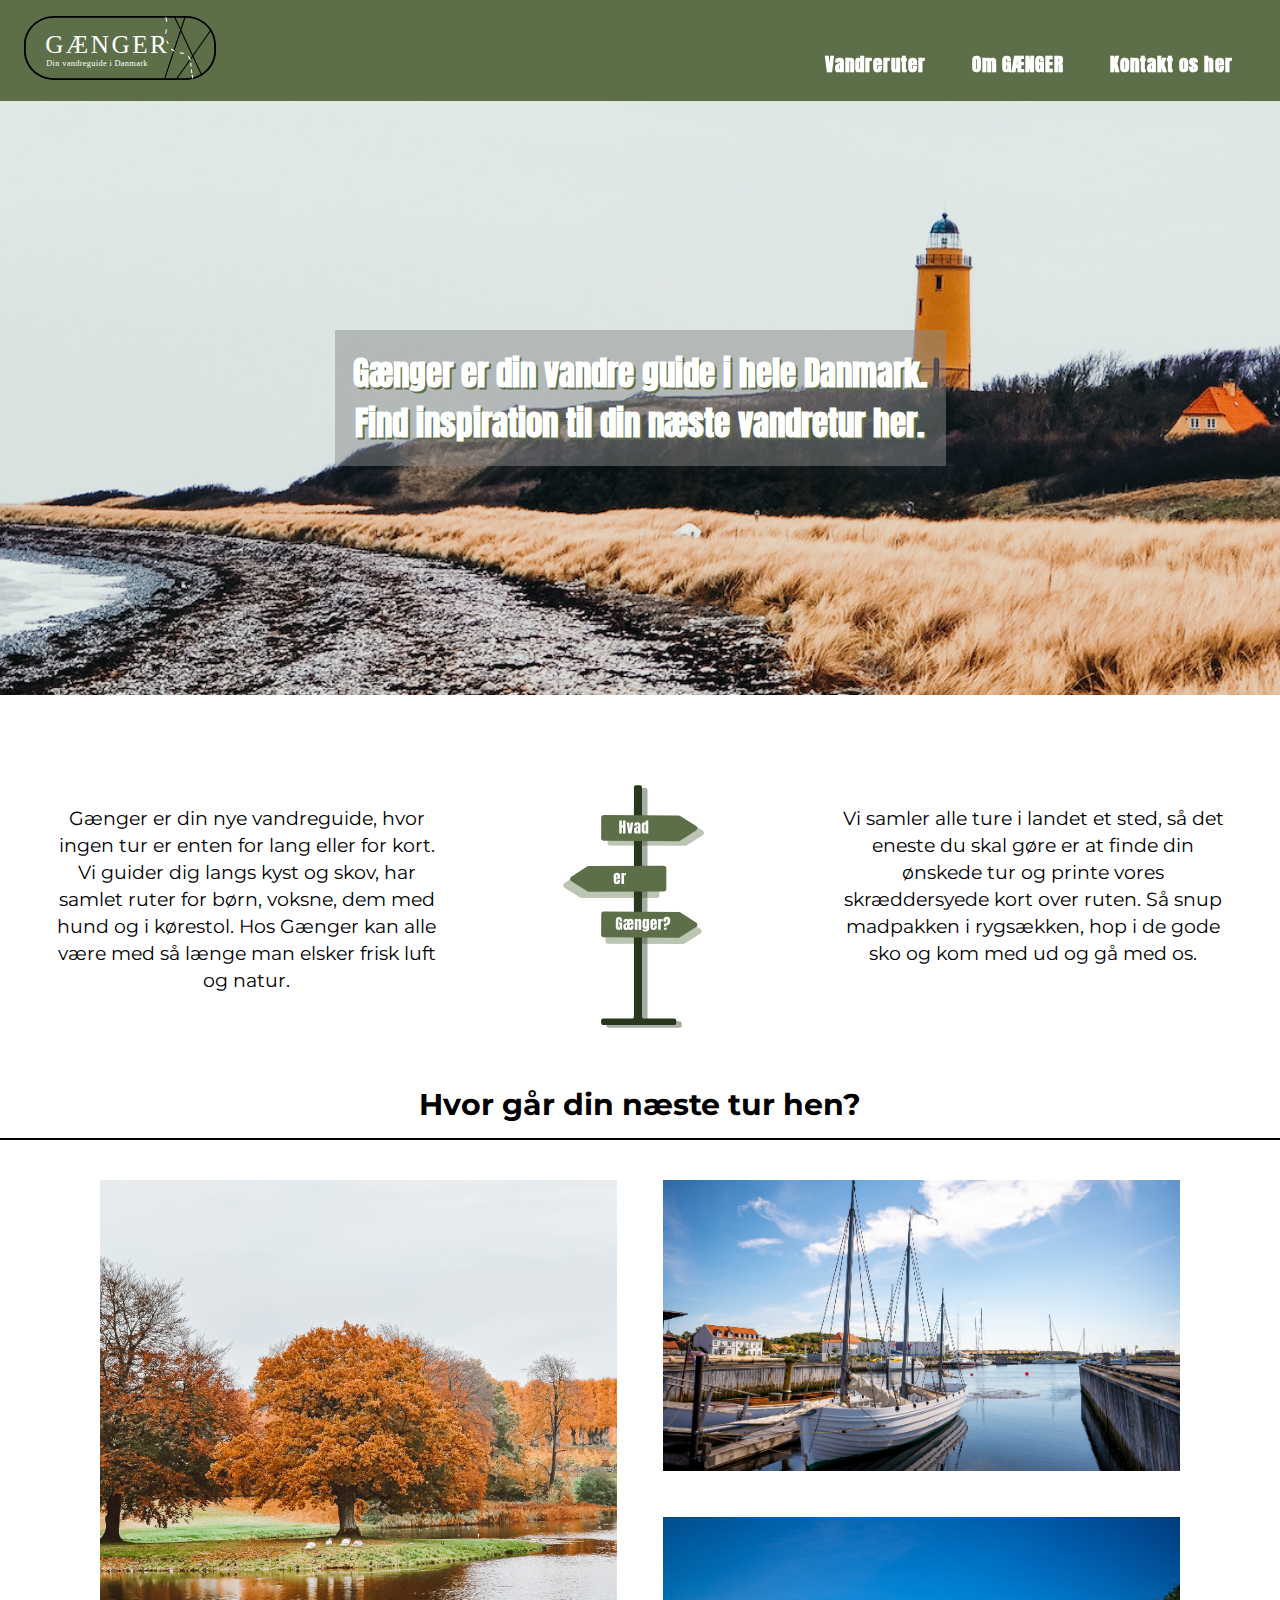
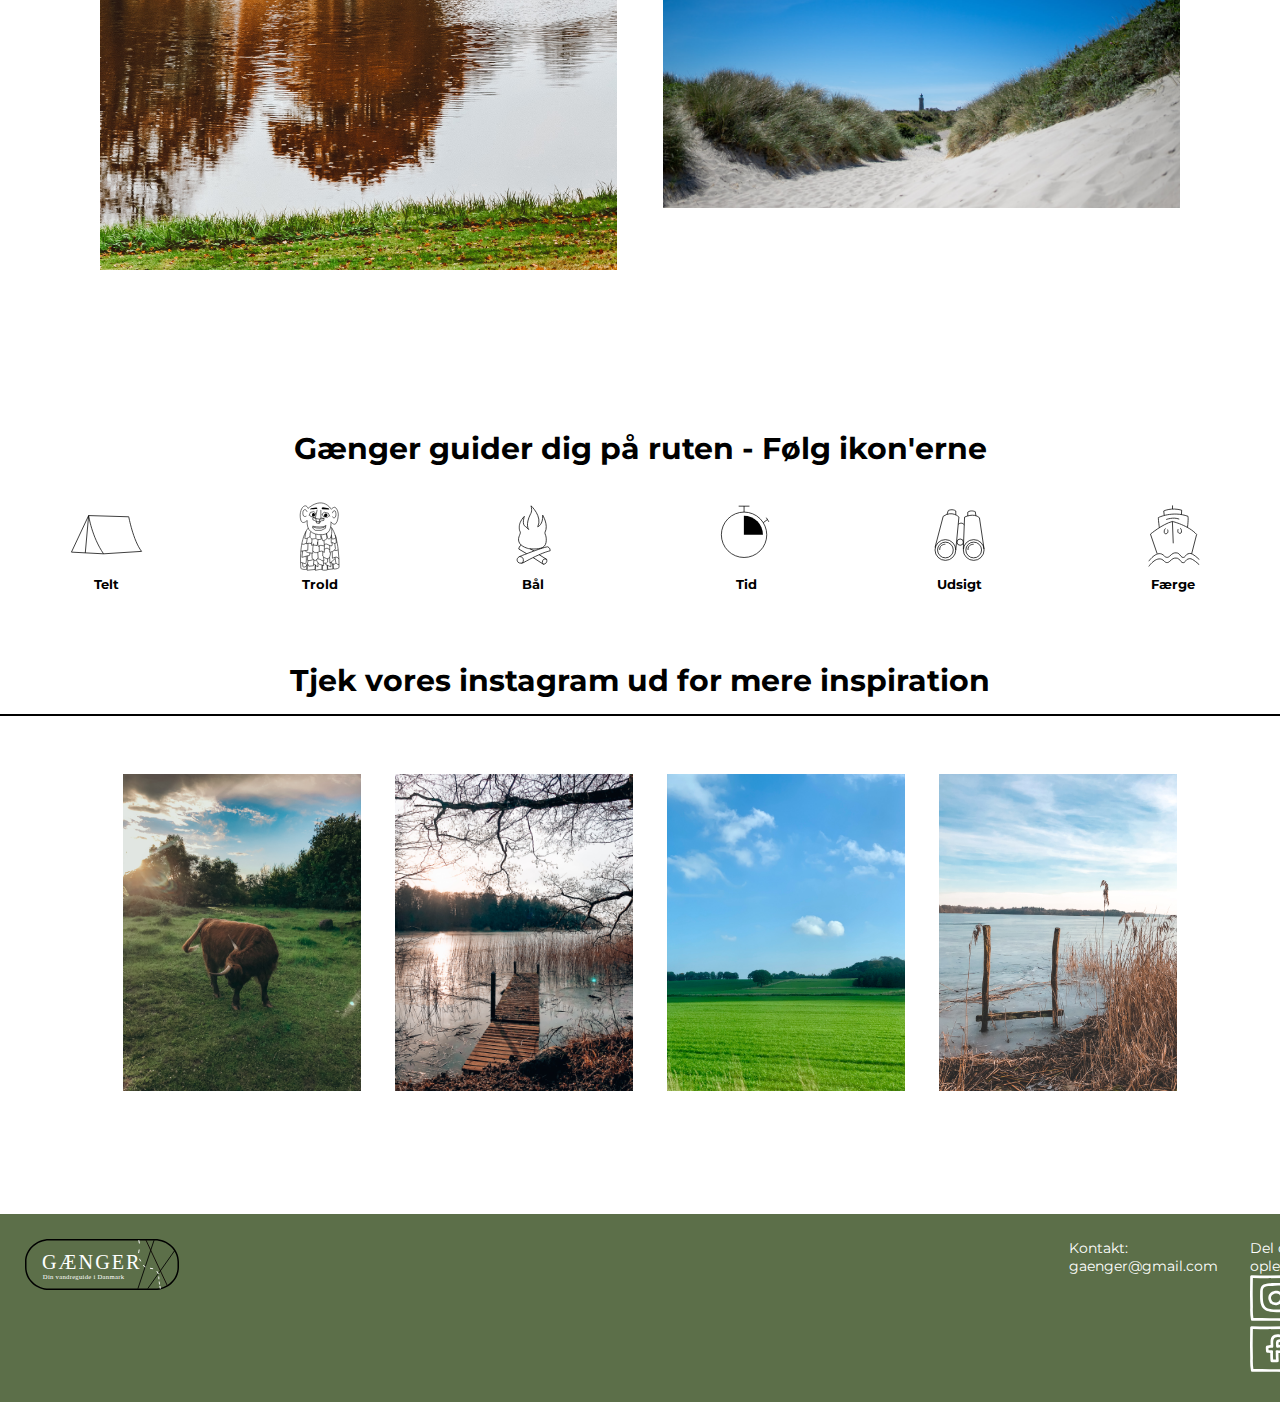
<file: index.html>
<!DOCTYPE html>
<html lang="DA">
  <head>
    <meta charset="UTF-8" />
    <meta http-equiv="X-UA-Compatible" content="IE=edge" />
    <meta name="viewport" content="width=device-width, initial-scale=1.0" />
    <link rel="stylesheet" href="style_index.css" />
    <link rel="stylesheet" href="mutual_index.css" />

    <!-- google font -->
    <link rel="preconnect" href="https://fonts.googleapis.com" />
    <link rel="preconnect" href="https://fonts.gstatic.com" crossorigin />
    <link
      href="https://fonts.googleapis.com/css2?family=Anton&display=swap"
      rel="stylesheet"
    />
    <link rel="preconnect" href="https://fonts.googleapis.com" />
    <link rel="preconnect" href="https://fonts.gstatic.com" crossorigin />
    <link
      href="https://fonts.googleapis.com/css2?family=Montserrat:wght@100&display=swap"
      rel="stylesheet"
    />

    <title>GÆNGER</title>
  </head>
  <body>
    <header>
      <div id="header" style="display: flex">
        <a href="index.html">
          <img src="svg/logo_hvidstreg.svg" alt="logo" />
        </a>
        <!--BurgerMenu-->
        <nav class="navbar">
          <div class="burgerButton">
            <div class="streg1"></div>
            <div class="streg2"></div>
            <div class="streg3"></div>
          </div>
          <div class="navbarLinks">
            <ul id="menu">
              <li>
                <a href="ruter.html">Vandreruter</a>
              </li>
              <li>
                <a href="om_os.html">Om GÆNGER</a>
              </li>
              <li>
                <a href="kontakt.html">Kontakt os her</a>
              </li>
            </ul>
          </div>
        </nav>
      </div>
    </header>

    <main>
      <section id="splash">
        <h1 class="forside_splash_tekst">
          Gænger er din vandre guide i hele Danmark. <br />

          Find inspiration til din næste vandretur her.
        </h1>
      </section>
      <section id="tekst_indhold">
        <p class="tp1">
          Gænger er din nye vandreguide, hvor ingen tur er enten for lang eller
          for kort. Vi guider dig langs kyst og skov, har samlet ruter for børn,
          voksne, dem med hund og i kørestol. Hos Gænger kan alle være med så
          længe man elsker frisk luft og natur.
        </p>
        <img src="svg/Skilt_index.svg" alt="skilt" />
        <p class="tp2">
          Vi samler alle ture i landet et sted, så det eneste du skal gøre er at
          finde din ønskede tur og printe vores skræddersyede kort over ruten.
          Så snup madpakken i rygsækken, hop i de gode sko og kom med ud og gå
          med os.
        </p>
      </section>
      <section id="galleri_indhold">
        <h2 class="overskrift">Hvor går din næste tur hen?</h2>
        <section class="wrapper">
          <img src="img/Sø.jpg" alt="" class="so" />
          <img src="img/index.jpeg" alt="" />
          <img src="img/index2.jpeg" alt="" />
        </section>
      </section>

      <section id="ikoner_indhold">
        <h2 class="overskrift_ikon">
          Gænger guider dig på ruten - Følg ikon'erne
        </h2>
        <div class="ikoner_wrapper">
          <div>
            <img src="svg/telt.svg" alt="" />
            <h5>Telt</h5>
          </div>
          <div>
            <img src="svg/trold.svg" alt="" />
            <h5>Trold</h5>
          </div>
          <div>
            <img src="svg/baal.svg" alt="" />
            <h5>Bål</h5>
          </div>
          <div>
            <img src="svg/urhalv.svg" alt="" />
            <h5>Tid</h5>
          </div>
          <div>
            <img src="svg/kikkert.svg" alt="" />
            <h5>Udsigt</h5>
          </div>
          <div>
            <img src="svg/skib.svg" alt="" />
            <h5>Færge</h5>
          </div>
        </div>
      </section>

      <section id="insta_indhold">
        <h2 class="overskrift2">
          Tjek vores instagram ud for mere inspiration
        </h2>
        <div class="insta_wrapper">
          <div class="img1">
            <img src="img/ko.jpg" alt="" />
          </div>
          <div class="img2">
            <img src="img/bro.jpg" alt="" />
          </div>
          <div class="img3">
            <img src="img/sjælland8.jpg" alt="" />
          </div>
          <div class="img4">
            <img src="img/stie.jpg" alt="" />
          </div>
        </div>
      </section>
    </main>
    <footer>
      <div id="footer" style="display: flex">
        <a href="index.html">
          <img src="svg/logo_hvidstreg.svg" alt="logo"
        /></a>
        <p class="p1">Kontakt: <br />gaenger@gmail.com</p>
        <div class="social">
          <p>
            Del din oplevelse: <br /><a href=""
              ><img src="svg/Instagram.svg" alt="insta"
            /></a>
            <a href=""><img src="svg/Facebook.svg" alt="face" /></a>
          </p>
        </div>
      </div>
    </footer>
    <script src="script.js"></script>
  </body>
</html>
</file>
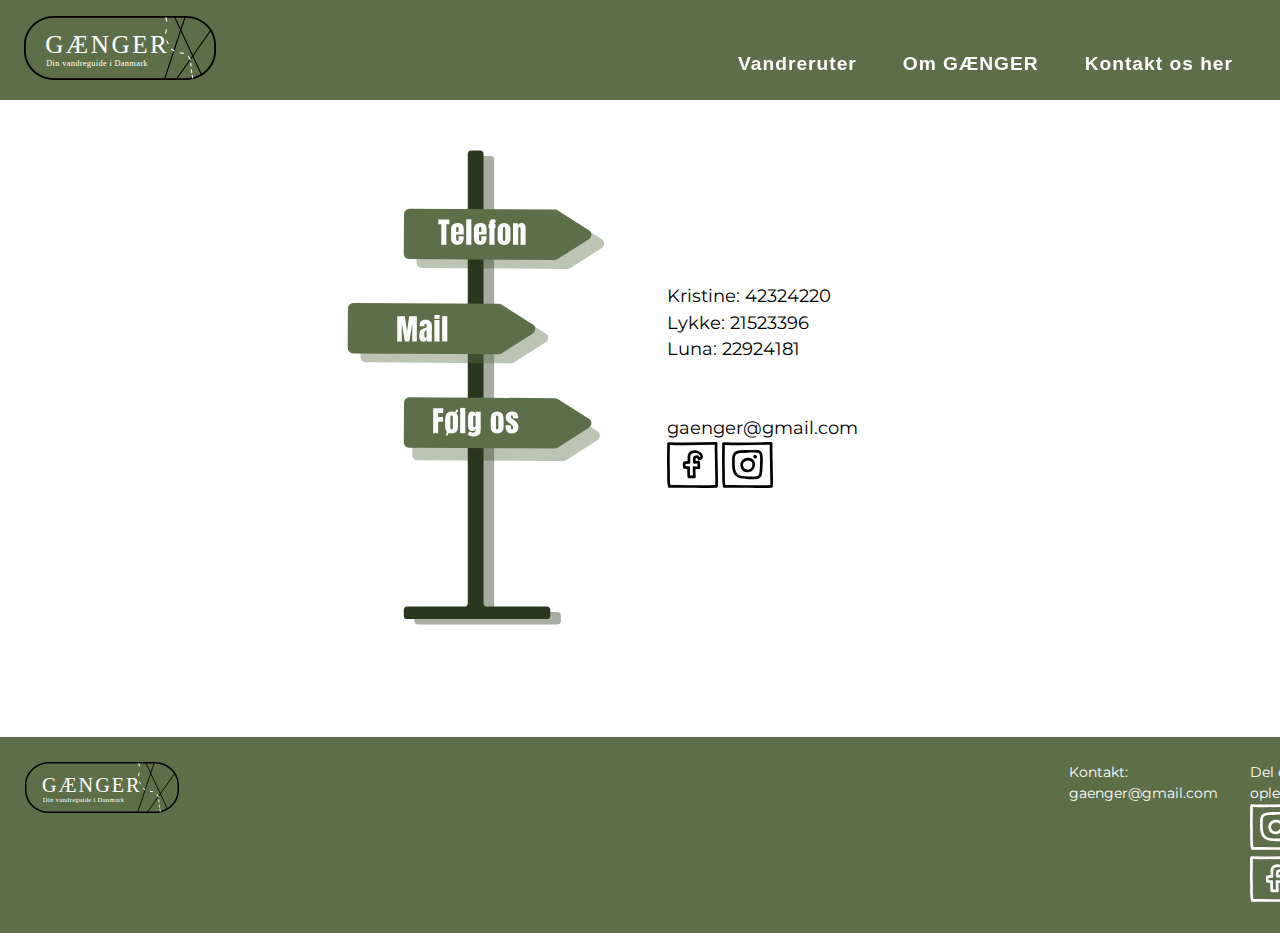
<file: kontakt.html>
<!DOCTYPE html>
<html lang="DA">
  <head>
    <meta charset="UTF-8" />
    <meta http-equiv="X-UA-Compatible" content="IE=edge" />
    <meta name="viewport" content="width=device-width, initial-scale=1.0" />
    <link rel="stylesheet" href="mutual_index.css" />
    <link rel="stylesheet" href="style_kontakt.css" />

    <!-- google font -->
    <link rel="preconnect" href="https://fonts.googleapis.com" />
    <link rel="preconnect" href="https://fonts.gstatic.com" crossorigin />
    <link
      href="https://fonts.googleapis.com/css2?family=Montserrat:wght@100&display=swap"
      rel="stylesheet"
    />
    <title>GÆNGER</title>
  </head>
  <body>
    <!-- Menu med logo -->
    <header>
      <div id="header" style="display: flex">
        <a href="index.html">
          <img src="svg/logo_hvidstreg.svg" alt="logo" />
        </a>
        <!--BurgerMenu-->
        <nav class="navbar">
          <div class="burgerButton">
            <div class="streg1"></div>
            <div class="streg2"></div>
            <div class="streg3"></div>
          </div>
          <div class="navbarLinks">
            <ul id="menu">
              <li>
                <a href="ruter.html">Vandreruter</a>
              </li>
              <li>
                <a href="om_os.html">Om GÆNGER</a>
              </li>
              <li>
                <a href="kontakt.html">Kontakt os her</a>
              </li>
            </ul>
          </div>
        </nav>
      </div>
    </header>

    <main>
      <section id="section_kontakt">
        <img class="skilt" src="svg/skilt_kontakt.svg" alt="skilt" />

        <section class="tekst_social">
          <p>
            Kristine: 42324220 <br />
            Lykke: 21523396<br />
            Luna: 22924181 <br />
            <br />
            <br />
            gaenger@gmail.com
          </p>
          <div class="social">
            <img src="svg/fb_sort.svg" alt="fb" />
            <img src="svg/insta_sort.svg" alt="insta" />
          </div>
        </section>
      </section>
    </main>
    <footer>
      <div id="footer" style="display: flex">
        <a href="index.html">
          <img src="svg/logo_hvidstreg.svg" alt="logo"
        /></a>
        <p class="p1">Kontakt: <br />gaenger@gmail.com</p>
        <div class="social">
          <p>
            Del din oplevelse: <br /><a href=""
              ><img src="svg/Instagram.svg" alt="insta"
            /></a>
            <a href=""><img src="svg/Facebook.svg" alt="face" /></a>
          </p>
        </div>
      </div>
    </footer>
    <script src="script.js"></script>
  </body>
</html>
</file>
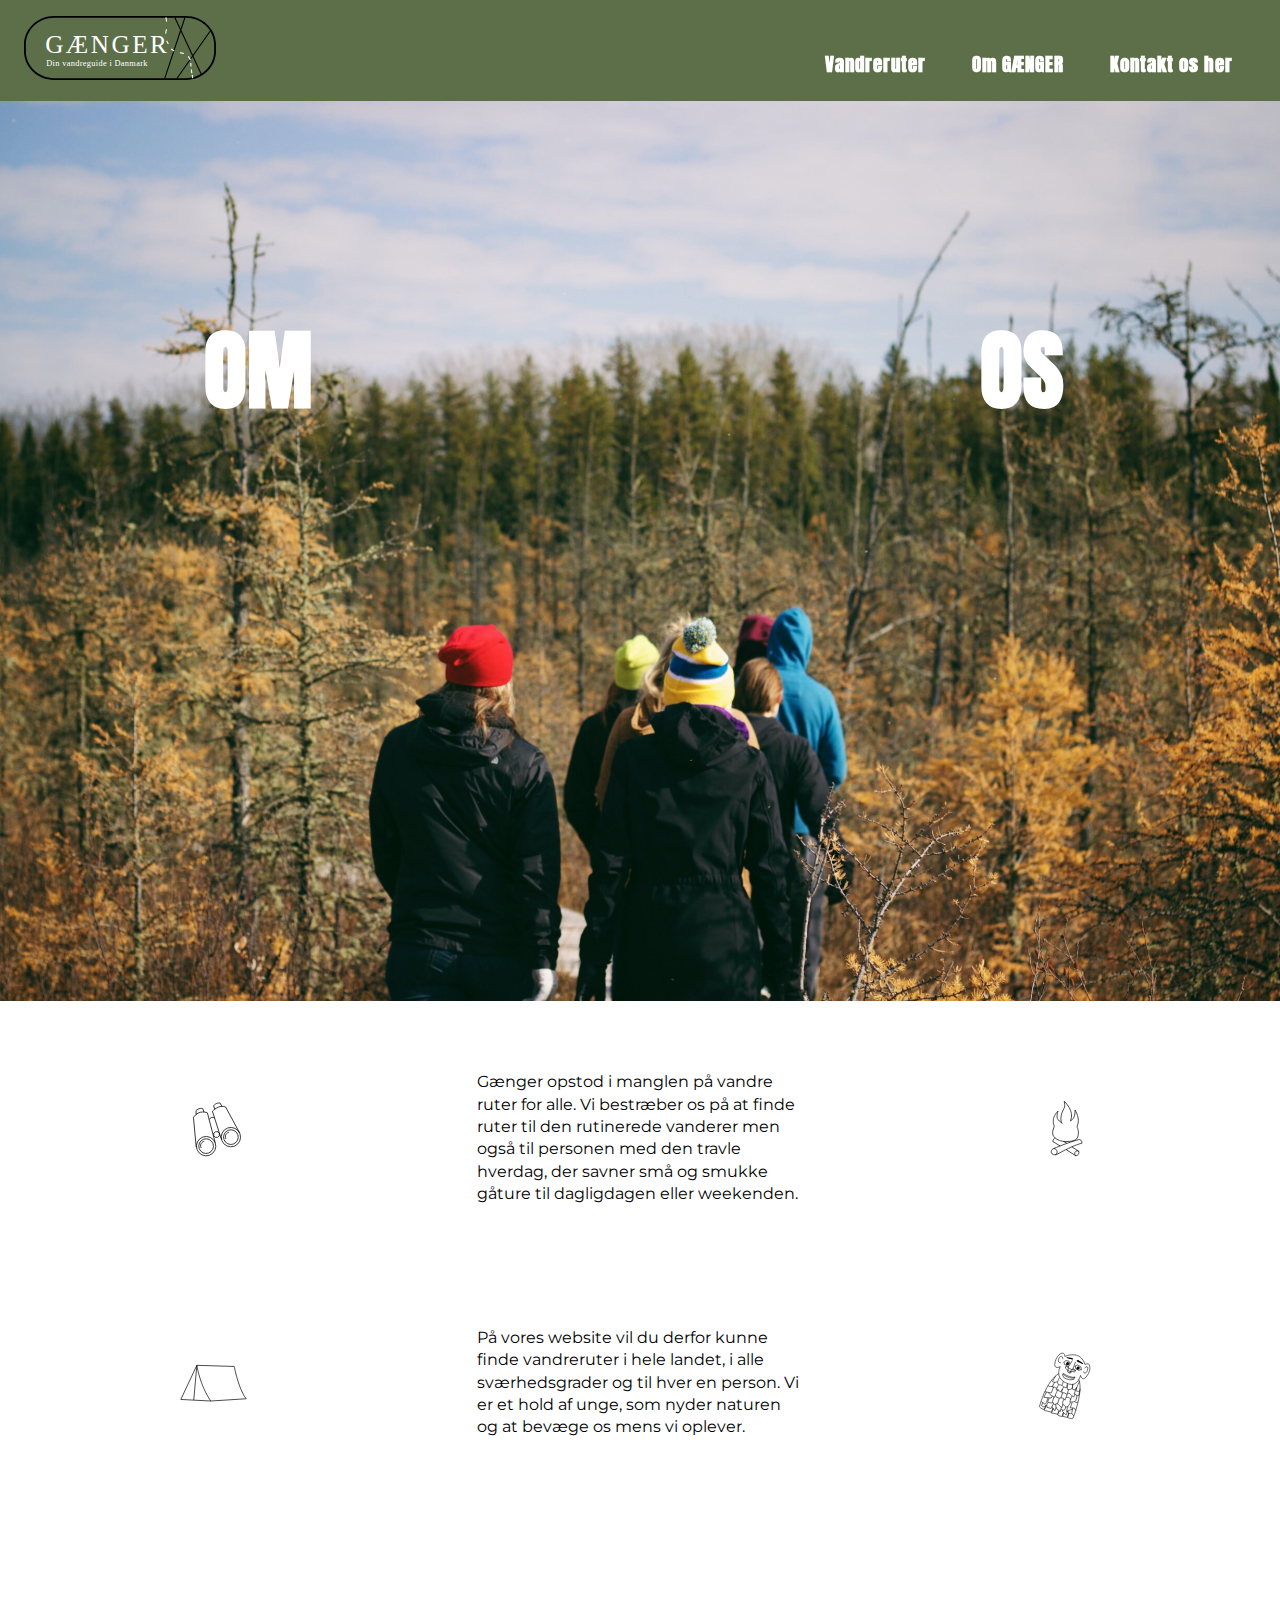
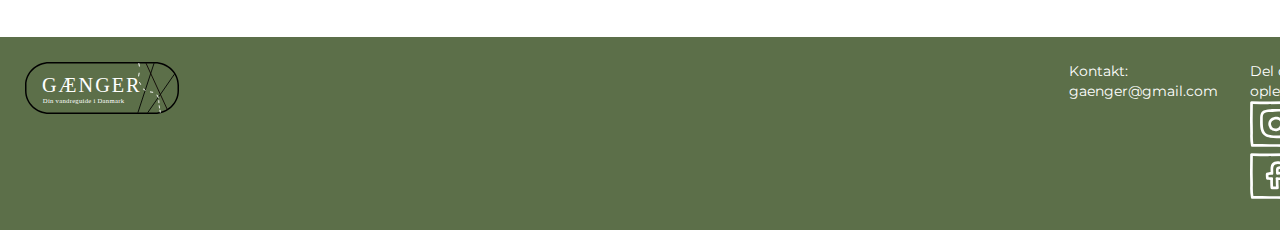
<file: om_os.html>
<!DOCTYPE html>
<html lang="DA">
  <head>
    <meta charset="UTF-8" />
    <meta http-equiv="X-UA-Compatible" content="IE=edge" />
    <meta name="viewport" content="width=device-width, initial-scale=1.0" />
    <link rel="stylesheet" href="style_omos.css" />
    <link rel="stylesheet" href="mutual_index.css" />

    <!-- google font -->
    <link rel="preconnect" href="https://fonts.googleapis.com" />
    <link rel="preconnect" href="https://fonts.gstatic.com" crossorigin />
    <link
      href="https://fonts.googleapis.com/css2?family=Anton&display=swap"
      rel="stylesheet"
    />
    <link rel="preconnect" href="https://fonts.googleapis.com" />
    <link rel="preconnect" href="https://fonts.gstatic.com" crossorigin />
    <link
      href="https://fonts.googleapis.com/css2?family=Montserrat:wght@100&display=swap"
      rel="stylesheet"
    />
    <title>GÆNGER</title>
  </head>
  <body>
    <!-- Menu med logo -->
    <header class="menubar">
      <div id="header" style="display: flex">
        <a href="index.html">
          <img src="svg/logo_hvidstreg.svg" alt="logo" />
        </a>
        <!--BurgerMenu-->
        <nav class="navbar">
          <div class="burgerButton">
            <div class="streg1"></div>
            <div class="streg2"></div>
            <div class="streg3"></div>
          </div>
          <div class="navbarLinks">
            <ul id="menu">
              <li>
                <a href="ruter.html">Vandreruter</a>
              </li>
              <li>
                <a href="om_os.html">Om GÆNGER</a>
              </li>
              <li>
                <a href="kontakt.html">Kontakt os her</a>
              </li>
            </ul>
          </div>
        </nav>
      </div>
    </header>

    <main>
      <section id="section_om_os">
        <!-- splashbillede med tekst -->
        <section class="splashTekst">
          <div class="splash"></div>
          <h2 class="tekst_om">OM</h2>
          <h2 class="tekst_os">OS</h2>
        </section>

        <article class="indhold_ikon">
          <p class="indhold_1">
            Gænger opstod i manglen på vandre ruter for alle. Vi bestræber os på
            at finde ruter til den rutinerede vanderer men også til personen med
            den travle hverdag, der savner små og smukke gåture til dagligdagen
            eller weekenden.
          </p>
          <p class="indhold_2">
            På vores website vil du derfor kunne finde vandreruter i hele
            landet, i alle sværhedsgrader og til hver en person. Vi er et hold
            af unge, som nyder naturen og at bevæge os mens vi oplever.
          </p>
          <img class="ikon_kikkert" src="svg/kikkert.svg" alt="" />
          <img class="ikon_bål" src="svg/baal.svg" alt="" />
          <img class="ikon_telt" src="svg/telt.svg" alt="" />
          <img class="ikon_trold" src="svg/trold.svg" alt="" />
        </article>
      </section>
    </main>
    <footer>
      <div id="footer" style="display: flex">
        <a href="index.html">
          <img src="svg/logo_hvidstreg.svg" alt="logo"
        /></a>
        <p class="p1">Kontakt: <br />gaenger@gmail.com</p>
        <div class="social">
          <p>
            Del din oplevelse: <br /><a href=""
              ><img src="svg/Instagram.svg" alt="insta"
            /></a>
            <a href=""><img src="svg/Facebook.svg" alt="face" /></a>
          </p>
        </div>
      </div>
    </footer>
    <script src="script.js"></script>
  </body>
</html>
</file>
<file: style_index.css>
/**SPLASHBILLEDE**/
#splash {
  grid-column: 1/4;
  width: 100%;
  height: 36vh;
  background-size: cover;
  background-position: 70%;
  display: grid;
  place-content: space-around;
  background-image: url(img/Splash.jpg);
}

.forside_splash_tekst {
  font-size: 20px;
  color: white;
  text-shadow: 2px 2px #5c6f49;
  font-family: anton, sans serif;
  text-align: center;
  margin-top: 0px;
  background-color: rgba(138, 138, 138, 0.486);
  padding: 18px;
}

/*Tekst_indhold - 1. sektion - mobile*/
#tekst_indhold {
  display: grid;
  grid-template-columns: 1fr 4fr;
  gap: 25px;
}
#tekst_indhold {
  grid-column: 1/4;
  margin: 50px;
  font-family: montserrat, sans-serif;
}

#tekst_indhold .tp1 {
  grid-column: 1/3;
  line-height: 1.4;
  text-align: center;
}
#tekst_indhold img {
  height: 40vw;
  grid-column: 1/2;
  grid-row: 2/4;
  margin-left: 120px;
  margin-top: 10px;
}

#tekst_indhold .tp2 {
  grid-column: 1/3;
  line-height: 1.4;
  text-align: center;
}

#tekst_indhold p {
  grid-column: 1/2;
  line-height: 1.4;
  text-align: center;
}
/*Tekst_indhold - 1. sektion - Mobil - SLUT*/

/*galleri_indhold - 2. sektion - Mobil*/
.overskrift {
  border-bottom: 2px solid black;
  padding: 15px;

  font-size: 15px;
}

#galleri_indhold .wrapper img {
  display: block;
  width: 100%;
}

#galleri_indhold .wrapper {
  display: grid;
  grid-template-columns: auto auto;
  grid-gap: 25px;
  padding: 50px;
}

.so {
  grid-row: 1 / 4;
}
/*galleri_indhold - 2. sektion - Mobil - SLUT*/

/*ikoner_indhold - 3. sektion - Mobil*/
#ikoner_indhold .ikoner_wrapper img {
  height: 50px;
}
#ikoner_indhold .ikoner_wrapper {
  display: grid;
  grid-template-columns: 1fr 1fr 1fr 1fr 1fr 1fr;
  gap: 0px;
  padding-top: 0px;
  text-align: center;
}

h5 {
  font-family: montserrat;
}

.overskrift_ikon {
  margin-bottom: 30px;
  font-size: 15px;
}
/*ikoner_indhold - 3. sektion - Mobil - SLUT*/

/*insta_indhold - 4. sektion*/
h2 {
  text-align: center;
  margin-top: 60px;
  font-family: montserrat, sans-serif;
}

.overskrift2 {
  text-align: center;
  border-bottom: 2px solid black;
  padding: 15px;

  font-size: 15px;
  font-family: montserrat, sans-serif;
}

#insta_indhold .insta_wrapper img {
  display: block;
  width: 100%;
  height: auto;
  padding: 10px;
  margin: 0px;
}

#insta_indhold .insta_wrapper {
  display: grid;
  grid-template-columns: auto auto;
}

/*TABLET STARTER*/
@media (min-width: 768px) {
  /**SPLASHBILLEDE - Tablet**/
  #splash {
    grid-column: 1/4;
    width: 100%;
    height: 66vh;
    background-size: cover;
    background-position: 100% 55%;
    display: grid;
    place-content: space-around;
    background-image: url(img/Splash.jpg);
  }

  /*Tekst_indhold - 1. sektion - Tablet*/
  #tekst_indhold {
    display: grid;
    grid-template-columns: 1fr 4fr;
    gap: 25px;
  }
  #tekst_indhold {
    grid-column: 2 / 2;
  }

  #tekst_indhold p {
    grid-column: 2/2;
    margin-left: none;
    margin-top: none;
  }

  #tekst_indhold .tp1 {
    grid-column: 2/2;
    line-height: 1.4;
    text-align: center;
  }

  #tekst_indhold .tp2 {
    grid-column: 2/2;
    line-height: 1.4;
    text-align: center;
  }

  #tekst_indhold img {
    grid-column: 1/2;
    grid-row: 1/3;
    margin-left: none;
    margin-top: none;
  }
  /*Tekst_indhold - 1. sektion - Tablet - SLUT*/

  /*galleri_indhold - 2. sektion - Tablet*/
  .overskrift {
    padding: 15px;
    font-size: 15px;
    text-align: center;
    font-size: 23px;
  }

  .overskrift2 {
    text-align: center;
    border-bottom: 2px solid black;
    padding: 15px;
    margin-top: 55px;
    font-size: 30px;
  }

  #galleri_indhold .wrapper img {
    display: block;
    width: 100%;
  }

  #galleri_indhold .wrapper {
    display: grid;
    grid-template-columns: auto auto;
    grid-gap: 25px;
    padding: 50px;
  }

  .so {
    grid-row: 1 / 4;
  }
  /*galleri_indhold - 2. sektion - Tablet - SLUT*/

  /*ikoner_indhold - 3. sektion - Tablet*/
  #ikoner_indhold .ikoner_wrapper img {
    height: 80px;
  }
  #ikoner_indhold .ikoner_wrapper {
    display: grid;
    grid-template-columns: 1fr 1fr 1fr 1fr 1fr 1fr;
    gap: 0px;

    padding-top: 0px;
  }

  .overskrift_ikon {
    font-size: 30px;
  }

  /*ikoner_indhold - 3. sektion - Tablet - SLUT*/

  /*insta_indhold - 4. sektion*/
  h2 {
    text-align: center;
    margin-top: 60px;
  }

  #insta_indhold .insta_wrapper img {
    display: block;
    width: 100%;
    height: auto;
    padding: 10px;
    margin: 0px;
  }

  #insta_indhold .insta_wrapper {
    display: grid;
    grid-template-columns: auto auto;
    grid-gap: 14px;
    padding: 103px;
  }
}

/**Desktop starter**/
@media (min-width: 1200px) {
  #splash {
    grid-column: 1/4;
    width: 100%;
    height: 66vh;
    background-size: cover;
    background-position: 100% 55%;
    display: grid;
    place-content: space-around;
    background-image: url(img/Splash.jpg);
  }

  .forside_splash_tekst {
    font-size: 33px;
  }

  /*Tekst_indhold - 1. sektion - Desktop*/
  #tekst_indhold {
    display: grid;
    grid-template-columns: 2fr 2fr 2fr;
    gap: 0px;
  }
  #tekst_indhold {
    grid-column: 2 / 3;
    margin-top: 80px;
  }

  #tekst_indhold .tp1 {
    grid-column: 1/1;
  }
  #tekst_indhold img {
    grid-column: 2/2;
    grid-row: 1/3;
    height: 85%;
  }

  #tekst_indhold .tp2 {
    grid-column: 3/3;
  }

  #tekst_indhold p {
    margin-top: 30px;
    font-family: montserrat, sans-serif;
    font-size: 1.2rem;
  }

  /*galleri_indhold - 2. sektion - Desktop*/
  .overskrift {
    text-align: center;
    border-bottom: 2px solid black;
    padding: 15px;
    margin-top: -40px;
    font-size: 30px;
  }

  #galleri_indhold .wrapper img {
    display: block;
    width: 100%;
  }

  #galleri_indhold .wrapper {
    display: grid;
    grid-template-columns: auto auto;
    grid-gap: 46px;
    padding: 100px;
    margin-top: -60px;
  }

  .so {
    grid-row: 1 / 4;
  }

  /*ikoner_indhold - 3. sektion - Desktop*/
  #ikoner_indhold .ikoner_wrapper img {
    height: 75px;
  }

  #ikoner_indhold .ikoner_wrapper {
    display: grid;
    grid-template-columns: 1fr 1fr 1fr 1fr 1fr 1fr;
    gap: 0px;

    padding-top: 0px;
  }

  h5 {
    font-family: montserrat;
  }

  /*insta_indhold - 4. sektion - Desktop*/

  h2 {
    text-align: center;
    margin-top: 60px;
  }

  #insta_indhold .insta_wrapper img {
    display: block;
    width: 100%;
    height: auto;
    padding: 10px;
    margin: 10px;
  }

  #insta_indhold .insta_wrapper {
    display: grid;
    grid-template-columns: auto auto auto auto;
    grid-gap: 14px;
    padding: 103px;
    margin-top: -65px;
  }

  .overskrift2 {
    text-align: center;
    border-bottom: 2px solid black;
    padding: 15px;

    margin-top: 55px;
    font-size: 30px;
  }
}
</file>
<file: mutual_index.css>
* {
  box-sizing: border-box;
  margin: 0;
  padding: 0;
}

/******** START -  Menu - navigations bar mobile ********/

/*Burgermenu*/
.burgerButton {
  position: absolute;
  top: 0.75rem;
  right: 1rem;
  display: flex;
  flex-direction: column;
  justify-content: center;
  width: 2rem;
  height: 3rem;
  cursor: pointer;
  z-index: 100;
}

.streg1 {
  position: absolute;
  top: 50%;
  transform: translateY(-0.5rem);
  width: 100%;
  height: 3px;
  background-color: white;
  border-radius: 10px;
  transition: transform 1s;
}

.streg1.aktiv {
  transform: translateY(0) rotate(-45deg);
}

.streg2 {
  position: absolute;
  top: 50%;
  width: 100%;
  height: 3px;
  background-color: white;
  border-radius: 10px;
  transition: transform 1s;
}

.streg2.aktiv {
  opacity: 0;
}

.streg3 {
  position: absolute;
  top: 50%;
  transform: translateY(0.5rem);
  width: 100%;
  height: 3px;
  background-color: white;
  border-radius: 10px;
  transition: transform 1s;
}

.streg3.aktiv {
  transform: translateY(0) rotate(45deg);
}

/*NavBar*/
.navbar {
  z-index: 10;
  width: 100vw;
  height: 100vh;
  display: flex;
  justify-content: space-evenly;
  margin: 0;
  width: 91%;
  height: 40px;
  transition: transform 0.3s;
}

.navbar ul {
  display: flex;
  height: 100%;
  justify-content: space-evenly;

  list-style: none;
  flex-direction: column;
  margin: 35px;
}

.navbar .navbarLinks {
  position: fixed;
  top: 75px;
  height: 27vh;
  display: none;
}

.navbar .navbarLinks.navbarLinks.aktiv {
  left: 55%;
}

nav .navbarLinks.aktiv {
  display: block;
  background-color: #5c6f49;
}

.navbar .navbarLinks li {
  list-style: none;
}

.navbar .navbarLinks li a {
  text-decoration: none;
  color: white;
}

/*Header*/
header {
  display: none;
  transition-delay: 2s;
  display: flex;
  justify-content: space-between;
  flex-direction: column;
  position: sticky;
  z-index: 100;
  top: 0;
  padding: 1rem 1.5rem;
  gap: 20px;
  background-color: #5c6f49;
}

a {
  text-decoration: none;
  font-family: anton, sans-serif;
  font-weight: bold;
  color: white;
}

header img {
  width: 40vw;
}

header nav {
  display: flex;
  justify-content: space-between;
  align-items: center;
  padding: 10px;
}

#menu {
  display: flex;
  justify-content: space-evenly;
  align-items: center;
  padding: 7px;
  font-size: 1.2rem;
  font-weight: 27;
  margin-left: 14px;
  margin-top: 0px;
}

#menu a {
  color: white;
  font-weight: bold;
  font-size: 1.2rem;
  display: block;
  padding: 5px;
  font-family: anton, sans-serif;
  letter-spacing: 1px;
}

li {
  list-style: none;
}

/********SLUT -  Menu - navigations bar mobile ********/

/******** START -  Footer - mobile ********/
footer {
  background-color: #5c6f49;
  color: white;
  display: flex;
  padding: 23px;
  font-size: 0.6rem;
  gap: 10px;
  font-family: montserrat, sans-serif;
}

footer img {
  width: 33vw;
}
footer .social img {
  width: 4vw;
  text-align: end;
}

footer #footer {
  gap: 45px;
}

footer .p1 {
  margin-right: -13px;
}
/*******SLUT -  Footer - mobile *******/

/******** START -  Menu - navigations bar IPAD 768 ********/
@media (min-width: 768px) {
  header img {
    width: 25vw;
  }
  /*******SLUT -  Footer - IPAD 768 *******/
  .navbar .navbarLinks.navbarLinks.aktiv {
    left: 74%;
  }

  footer .p1 {
    margin-left: 225px;
  }

  footer img {
    width: 25vw;
  }
}

/******** START -  Menu - navigations bar WEB 1200 ********/
@media (min-width: 1200px) {
  .burgerButton {
    display: none;
  }

  .navbar .navbarLinks {
    display: flex;
    justify-content: space-between;
    flex-direction: row;
    top: 0px;
    right: 0px;
    gap: 14px;
    height: 18vh;
  }

  .navbar ul {
    flex-direction: row;
    height: auto;
  }

  header img {
    width: 15vw;
  }

  #menu {
    margin-left: 0px;
    gap: 36px;
  }

  /********SLUT -  Menu - navigations bar WEB 1200 ********/

  /******** START -  Footer - WEB 1200 ********/
  footer {
    background-color: #5c6f49;
    color: white;
    display: flex;
    padding: 25px;
    font-size: 0.6rem;
    gap: 10px;
  }

  footer img {
    width: 12vw;
  }
  footer .social img {
    width: 4vw;
    text-align: end;
  }

  footer p {
    font-size: 14px;
  }

  footer #footer {
    gap: 45px;
  }

  footer .p1 {
    margin-left: 845px;
  }
}

/*******SLUT -  Footer - WEB 1200 *******/
</file>
<file: style_kontakt.css>
* body {
  box-sizing: border-box;
  margin: 0;
  padding: 0;
  background-color: white;
}

#section_kontakt {
  font-family: montserrat, sans serif;
  display: grid;
  grid-template-columns: repeat(4, 1fr);
  margin-left: 40px;
  margin-top: 50px;
}

.social img {
  width: 10vw;
  text-align: end;
}

.skilt {
  width: 34vw;
}
footer {
  margin-top: 7rem;
}
@media (min-width: 768px) {
  #menu a {
    color: white;
    font-weight: bold;
    font-size: 1.2rem;
    display: block;
    padding: 5px;
  }

  li {
    list-style: none;
  }
  */

  /*MENUBAR - TABLET - SLUT*/

  #section_kontakt {
    display: grid;
    grid-template-columns: 1fr 2fr 2fr 1fr;
    grid-template-rows: repeat(6, 1fr);
    place-items: center;
  }

  .social img {
    width: 20vw;
    width: 4vw;
    text-align: end;
  }

  .skilt {
    width: 25vw;
    grid-column: 2/3;
    grid-row: 1/6;
  }

  .tekst_social {
    grid-column: 3/4;
    grid-row: 2/5;
  }
  p {
    font-size: 1.1rem;
    line-height: 1.5;
  }
}
</file>
<file: style_omos.css>
* body {
  box-sizing: border-box;
  margin: 0;
  padding: 0;
  background-color: white;
}

/* mobile */
#section_om_os {
  gap: 20px;
  text-align: center;
}

#section_om_os p {
  margin: 50px;
  display: grid;
}

.splash {
  width: 200%;
  height: 33vh;
  background-size: cover;
  background-position: 70%;
  place-content: space-around;
  background-image: url(img/venner.jpg);
  grid-column: 1/2;
  grid-row: 1/2;
}

.splashTekst {
  display: grid;
  grid-template-columns: 1fr 1fr;
  grid-template-rows: 1fr;
}

.tekst_om {
  grid-column: 1/2;
  grid-row: 1/2;
  color: white;
  margin-left: 90px;
}

.tekst_os {
  grid-column: 2/3;
  grid-row: 1/2;
  color: white;
  margin-right: 90px;
}

h2 {
  font-size: 3.5rem;
  font-family: anton, sans-serif;
}

p {
  font-family: montserrat, sans serif;
  line-height: 1.4;
  text-align: left;
}

.ikon_kikkert {
  display: none;
}

.ikon_telt {
  display: none;
}

.ikon_bål {
  display: none;
}

.ikon_trold {
  display: none;
}

/* ************media media media media************* */
@media (min-width: 768px) {
  .indhold_ikon {
    display: grid;
    grid-template-columns: 1fr 1fr 1fr 1fr;
    grid-template-rows: 1fr 1fr 1fr 1fr 1fr;
    place-items: center;
  }

  .indhold_ikon img {
    display: block;
    width: 50%;
    height: 80px;
    padding: 5px;
    margin: 9px;
  }

  .indhold_1 {
    grid-column: 1/5;
    grid-row: 1/3;
    padding-top: 20px;
  }

  .indhold_2 {
    grid-column: 1/5;
    grid-row: 2/6;
  }

  .ikon_kikkert {
    grid-column: 2/2;
    grid-row: 2/4;
    transform: rotate(-20deg);
    margin-top: 20px;
  }

  .ikon_telt {
    grid-column: 2/2;
    grid-row: 4/5;
    margin-top: 20px;
  }

  .ikon_bål {
    grid-column: 3/4;
    grid-row: 2/4;
  }

  .ikon_trold {
    grid-column: 3/4;
    grid-row: 4/5;
    transform: rotate(20deg);
    margin-top: 20px;
  }
}
@media (min-width: 1200px) {
  #section_om_os {
    gap: 20px;
    text-align: center;
  }

  #section_om_os p {
    margin: 50px;
  }

  .splash {
    grid-column: 1/4;
    grid-row: 1/6;
    width: 100%;
    height: 100vh;
    background-size: cover;
    background-position: 70%;
    display: grid;
    place-content: space-around;
    background-image: url(img/venner.jpg);
  }

  .splashTekst {
    display: grid;
    grid-template-columns: 1fr 1fr 1fr;
    grid-template-rows: 1fr 1fr 1fr 1fr 1fr;
  }

  .tekst_om {
    grid-column: 1/2;
    grid-row: 2/6;
    color: white;
  }

  .tekst_os {
    grid-column: 3/4;
    grid-row: 2/6;
    color: white;
  }

  h2 {
    font-size: 5.5rem;
    padding-top: 22px;
    font-family: anton, sans-serif;
  }

  .indhold_ikon {
    display: grid;
    grid-template-columns: 1fr 1fr 1fr;
    grid-template-rows: 1fr 1fr 1fr 1fr 1fr;
    place-items: center;
  }

  .indhold_ikon img {
    display: block;
    width: 50%;
    height: 80px;
    padding: 5px;
    margin: 9px;
  }

  .indhold_1 {
    grid-column: 2/3;
    grid-row: 1/3;
    padding-top: 20px;
  }

  .indhold_2 {
    grid-column: 2/3;
    grid-row: 2/6;
  }

  .ikon_kikkert {
    grid-column: 1/2;
    grid-row: 1/3;
    transform: rotate(-20deg);
  }

  .ikon_telt {
    grid-column: 1/2;
    grid-row: 3/5;
  }

  .ikon_bål {
    grid-column: 3/4;
    grid-row: 1/3;
  }

  .ikon_trold {
    grid-column: 3/4;
    grid-row: 3/5;
    transform: rotate(20deg);
  }
}
</file>
